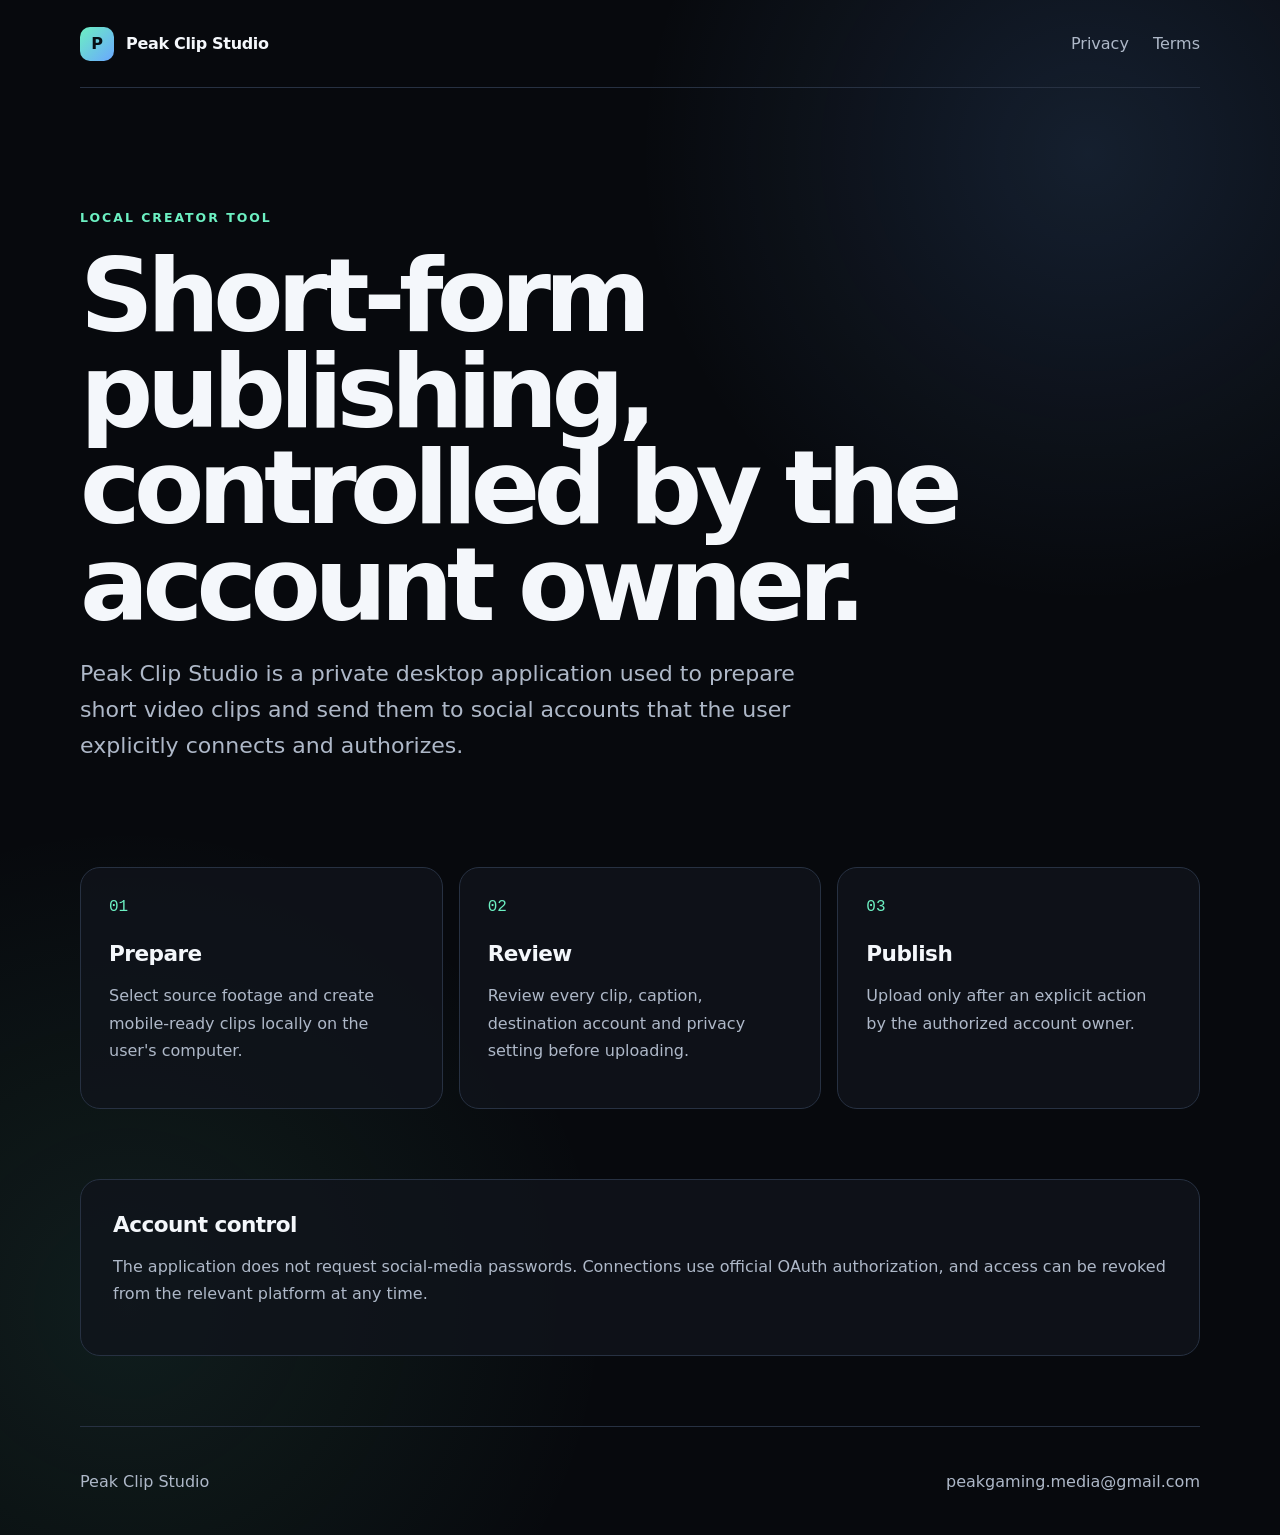
<file: index.html>
<!doctype html>
<html lang="en">
<head>
  <meta charset="utf-8">
  <meta name="viewport" content="width=device-width, initial-scale=1">
  <meta name="description" content="Peak Clip Studio is a local desktop tool for preparing and publishing short-form video to accounts authorized by their owner.">
  <title>Peak Clip Studio</title>
  <link rel="stylesheet" href="styles.css">
  <link rel="icon" href="icon.svg" type="image/svg+xml">
</head>
<body>
  <main class="shell">
    <nav aria-label="Primary navigation">
      <a class="brand" href="index.html"><span class="mark">P</span> Peak Clip Studio</a>
      <div class="links"><a href="privacy.html">Privacy</a><a href="terms.html">Terms</a></div>
    </nav>
    <section class="hero">
      <p class="eyebrow">LOCAL CREATOR TOOL</p>
      <h1>Short-form publishing, controlled by the account owner.</h1>
      <p class="lead">Peak Clip Studio is a private desktop application used to prepare short video clips and send them to social accounts that the user explicitly connects and authorizes.</p>
    </section>
    <section class="grid" aria-label="How the application works">
      <article><span>01</span><h2>Prepare</h2><p>Select source footage and create mobile-ready clips locally on the user's computer.</p></article>
      <article><span>02</span><h2>Review</h2><p>Review every clip, caption, destination account and privacy setting before uploading.</p></article>
      <article><span>03</span><h2>Publish</h2><p>Upload only after an explicit action by the authorized account owner.</p></article>
    </section>
    <section class="notice">
      <h2>Account control</h2>
      <p>The application does not request social-media passwords. Connections use official OAuth authorization, and access can be revoked from the relevant platform at any time.</p>
    </section>
    <footer><span>Peak Clip Studio</span><a href="mailto:peakgaming.media@gmail.com">peakgaming.media@gmail.com</a></footer>
  </main>
</body>
</html>
</file>
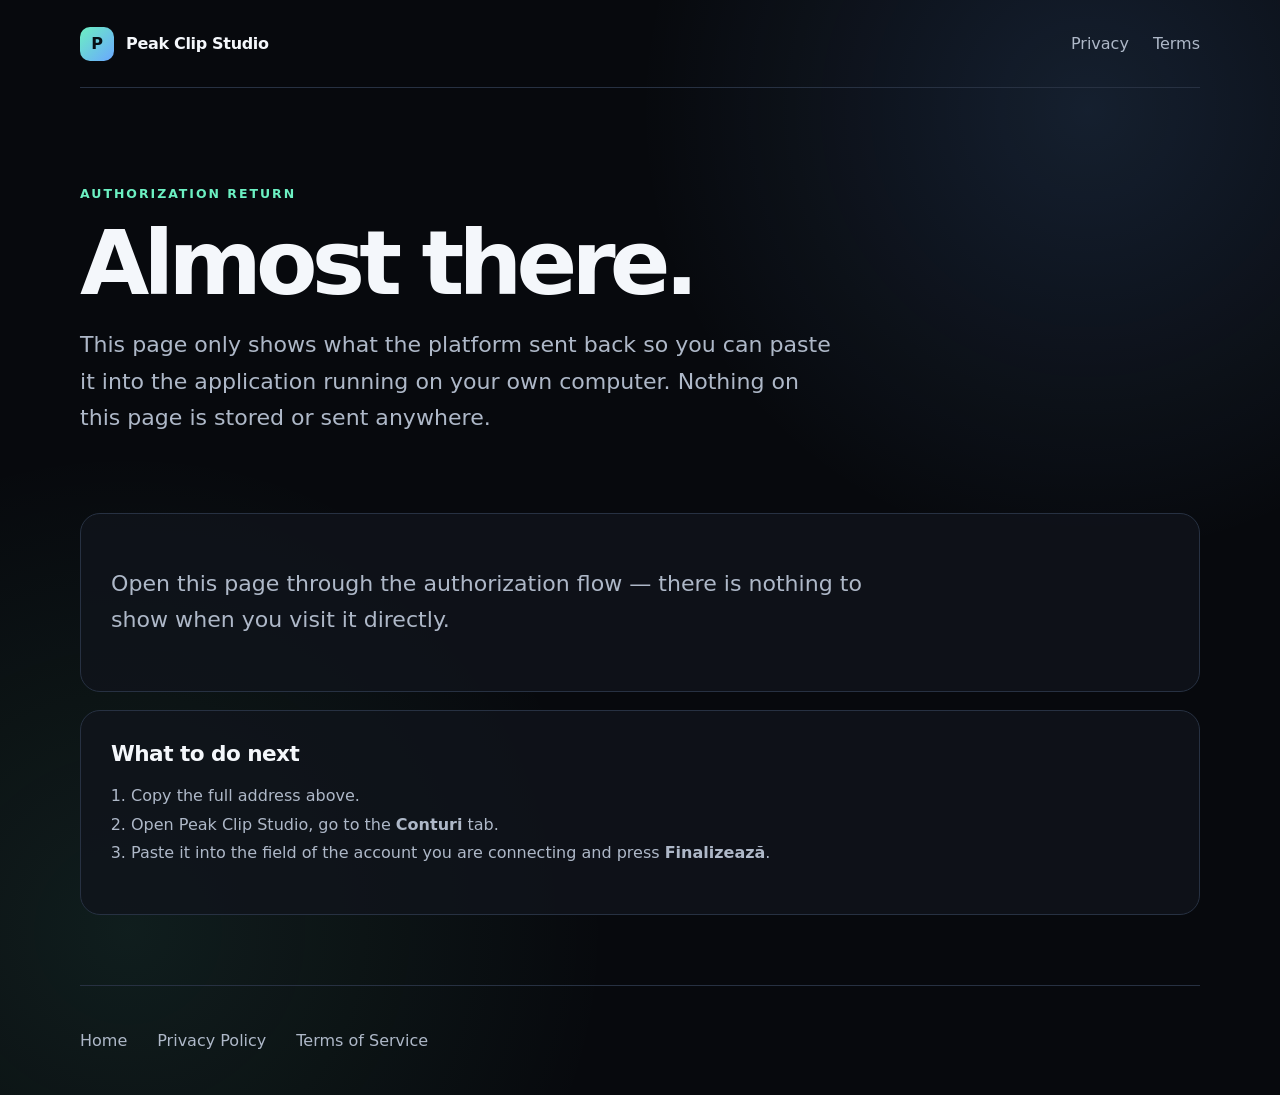
<file: callback.html>
<!doctype html>
<html lang="en">
<head>
  <meta charset="utf-8">
  <meta name="viewport" content="width=device-width, initial-scale=1">
  <meta name="robots" content="noindex">
  <meta name="description" content="Authorization return page for Peak Clip Studio.">
  <title>Authorization complete — Peak Clip Studio</title>
  <link rel="stylesheet" href="styles.css">
  <link rel="icon" href="icon.svg" type="image/svg+xml">
  <style>
    .card { border:1px solid var(--line); background:rgba(16,20,27,.78); border-radius:20px; padding:30px; margin:18px 0; }
    .field { margin:18px 0 0; }
    .field label { display:block; color:var(--muted); font-size:.82rem; letter-spacing:.08em; text-transform:uppercase; margin-bottom:8px; }
    .value { display:flex; gap:10px; align-items:stretch; }
    .value code { flex:1; min-width:0; padding:14px 16px; border:1px solid var(--line); border-radius:12px;
      background:#0a0d13; font-family:ui-monospace,SFMono-Regular,Menlo,monospace; font-size:.92rem;
      overflow-wrap:anywhere; line-height:1.5; }
    button { border:0; border-radius:12px; padding:0 18px; font-weight:700; cursor:pointer; white-space:nowrap;
      background:linear-gradient(135deg,var(--accent),var(--accent2)); color:#071016; }
    button:active { transform:translateY(1px); }
    .bad { color:#ff9a9a; }
    ol { color:var(--muted); line-height:1.8; padding-left:20px; }
  </style>
</head>
<body>
  <main class="shell legal">
    <nav aria-label="Primary navigation">
      <a class="brand" href="index.html"><span class="mark">P</span> Peak Clip Studio</a>
      <div class="links"><a href="privacy.html">Privacy</a><a href="terms.html">Terms</a></div>
    </nav>

    <header>
      <p class="eyebrow">AUTHORIZATION RETURN</p>
      <h1>Almost there.</h1>
      <p class="lead">This page only shows what the platform sent back so you can paste it into the application running on your own computer. Nothing on this page is stored or sent anywhere.</p>
    </header>

    <div class="card" id="result">
      <p class="lead" id="empty">Open this page through the authorization flow — there is nothing to show when you visit it directly.</p>
    </div>

    <div class="card">
      <h2 style="margin-top:0">What to do next</h2>
      <ol>
        <li>Copy the full address above.</li>
        <li>Open Peak Clip Studio, go to the <strong>Conturi</strong> tab.</li>
        <li>Paste it into the field of the account you are connecting and press <strong>Finalizează</strong>.</li>
      </ol>
    </div>

    <footer>
      <a href="index.html">Home</a><a href="privacy.html">Privacy Policy</a><a href="terms.html">Terms of Service</a>
    </footer>
  </main>

  <script>
    (function () {
      var params = new URLSearchParams(window.location.search);
      var code = params.get('code');
      var state = params.get('state');
      var error = params.get('error');
      var described = params.get('error_description');
      var box = document.getElementById('result');
      if (!code && !error) return;

      function field(label, value, mono) {
        var wrap = document.createElement('div');
        wrap.className = 'field';
        var title = document.createElement('label');
        title.textContent = label;
        var row = document.createElement('div');
        row.className = 'value';
        var slot = document.createElement('code');
        slot.textContent = value;
        var copy = document.createElement('button');
        copy.type = 'button';
        copy.textContent = 'Copy';
        copy.addEventListener('click', function () {
          navigator.clipboard.writeText(value).then(function () {
            copy.textContent = 'Copied';
            setTimeout(function () { copy.textContent = 'Copy'; }, 1600);
          }, function () {
            copy.textContent = 'Select it manually';
          });
        });
        row.appendChild(slot);
        row.appendChild(copy);
        wrap.appendChild(title);
        wrap.appendChild(row);
        return wrap;
      }

      box.innerHTML = '';
      if (error) {
        var title = document.createElement('h2');
        title.className = 'bad';
        title.style.marginTop = '0';
        title.textContent = 'The platform refused the authorization';
        var detail = document.createElement('p');
        detail.className = 'lead';
        detail.textContent = described || error;
        box.appendChild(title);
        box.appendChild(detail);
        return;
      }

      var heading = document.createElement('h2');
      heading.style.marginTop = '0';
      heading.textContent = 'Authorization received';
      box.appendChild(heading);
      box.appendChild(field('Full address — paste this one', window.location.href));
      box.appendChild(field('Code', code));
      if (state) box.appendChild(field('State', state));
    })();
  </script>
</body>
</html>
</file>
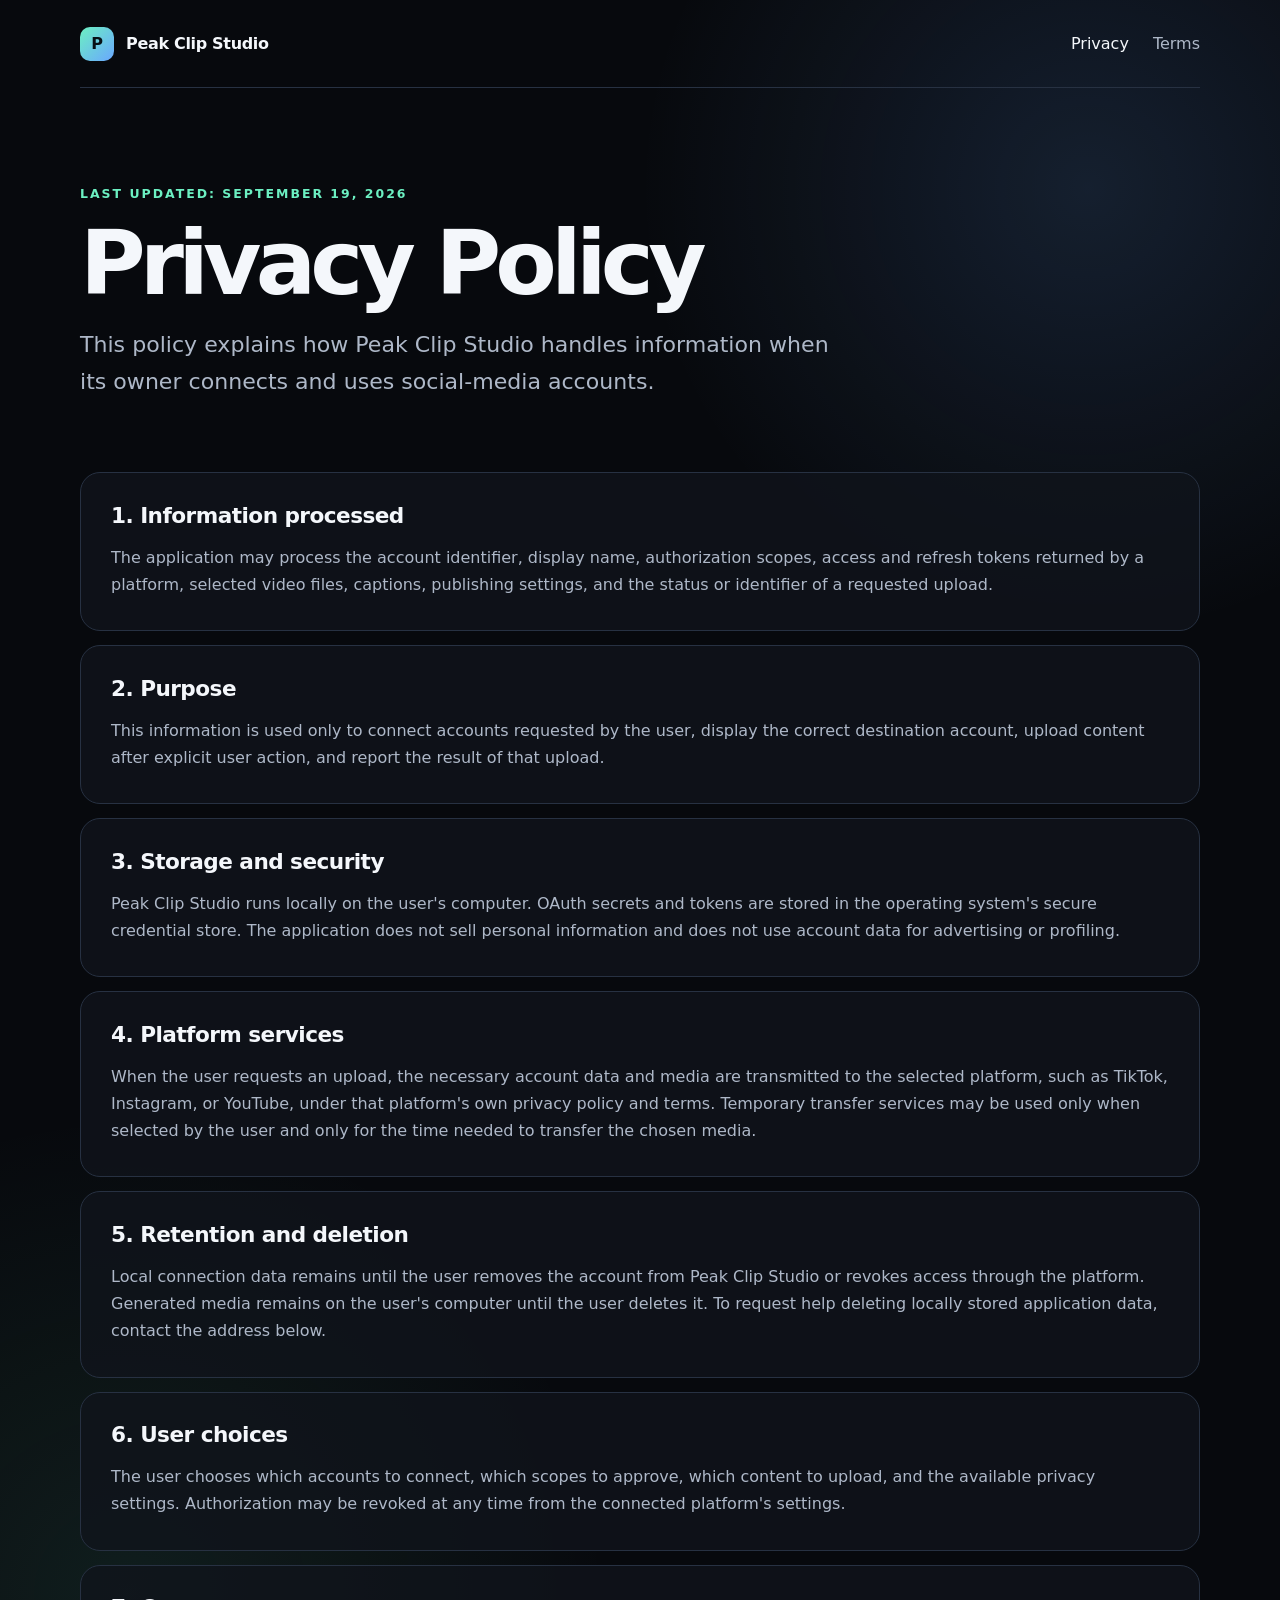
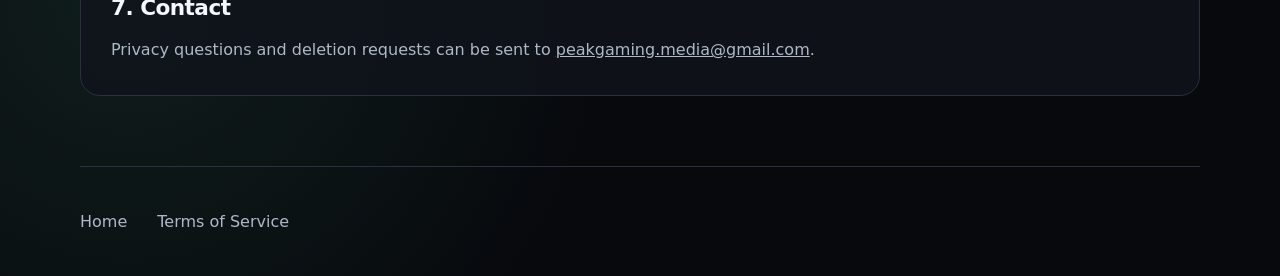
<file: privacy.html>
<!doctype html>
<html lang="en">
<head>
  <meta charset="utf-8">
  <meta name="viewport" content="width=device-width, initial-scale=1">
  <meta name="description" content="Privacy Policy for Peak Clip Studio.">
  <title>Privacy Policy — Peak Clip Studio</title>
  <link rel="stylesheet" href="styles.css">
  <link rel="icon" href="icon.svg" type="image/svg+xml">
</head>
<body>
  <main class="shell legal">
    <nav aria-label="Primary navigation">
      <a class="brand" href="index.html"><span class="mark">P</span> Peak Clip Studio</a>
      <div class="links"><a aria-current="page" href="privacy.html">Privacy</a><a href="terms.html">Terms</a></div>
    </nav>
    <header><p class="eyebrow">LAST UPDATED: SEPTEMBER 19, 2026</p><h1>Privacy Policy</h1><p class="lead">This policy explains how Peak Clip Studio handles information when its owner connects and uses social-media accounts.</p></header>
    <section>
      <h2>1. Information processed</h2>
      <p>The application may process the account identifier, display name, authorization scopes, access and refresh tokens returned by a platform, selected video files, captions, publishing settings, and the status or identifier of a requested upload.</p>
    </section>
    <section>
      <h2>2. Purpose</h2>
      <p>This information is used only to connect accounts requested by the user, display the correct destination account, upload content after explicit user action, and report the result of that upload.</p>
    </section>
    <section>
      <h2>3. Storage and security</h2>
      <p>Peak Clip Studio runs locally on the user's computer. OAuth secrets and tokens are stored in the operating system's secure credential store. The application does not sell personal information and does not use account data for advertising or profiling.</p>
    </section>
    <section>
      <h2>4. Platform services</h2>
      <p>When the user requests an upload, the necessary account data and media are transmitted to the selected platform, such as TikTok, Instagram, or YouTube, under that platform's own privacy policy and terms. Temporary transfer services may be used only when selected by the user and only for the time needed to transfer the chosen media.</p>
    </section>
    <section>
      <h2>5. Retention and deletion</h2>
      <p>Local connection data remains until the user removes the account from Peak Clip Studio or revokes access through the platform. Generated media remains on the user's computer until the user deletes it. To request help deleting locally stored application data, contact the address below.</p>
    </section>
    <section>
      <h2>6. User choices</h2>
      <p>The user chooses which accounts to connect, which scopes to approve, which content to upload, and the available privacy settings. Authorization may be revoked at any time from the connected platform's settings.</p>
    </section>
    <section>
      <h2>7. Contact</h2>
      <p>Privacy questions and deletion requests can be sent to <a href="mailto:peakgaming.media@gmail.com">peakgaming.media@gmail.com</a>.</p>
    </section>
    <footer><a href="index.html">Home</a><a href="terms.html">Terms of Service</a></footer>
  </main>
</body>
</html>
</file>
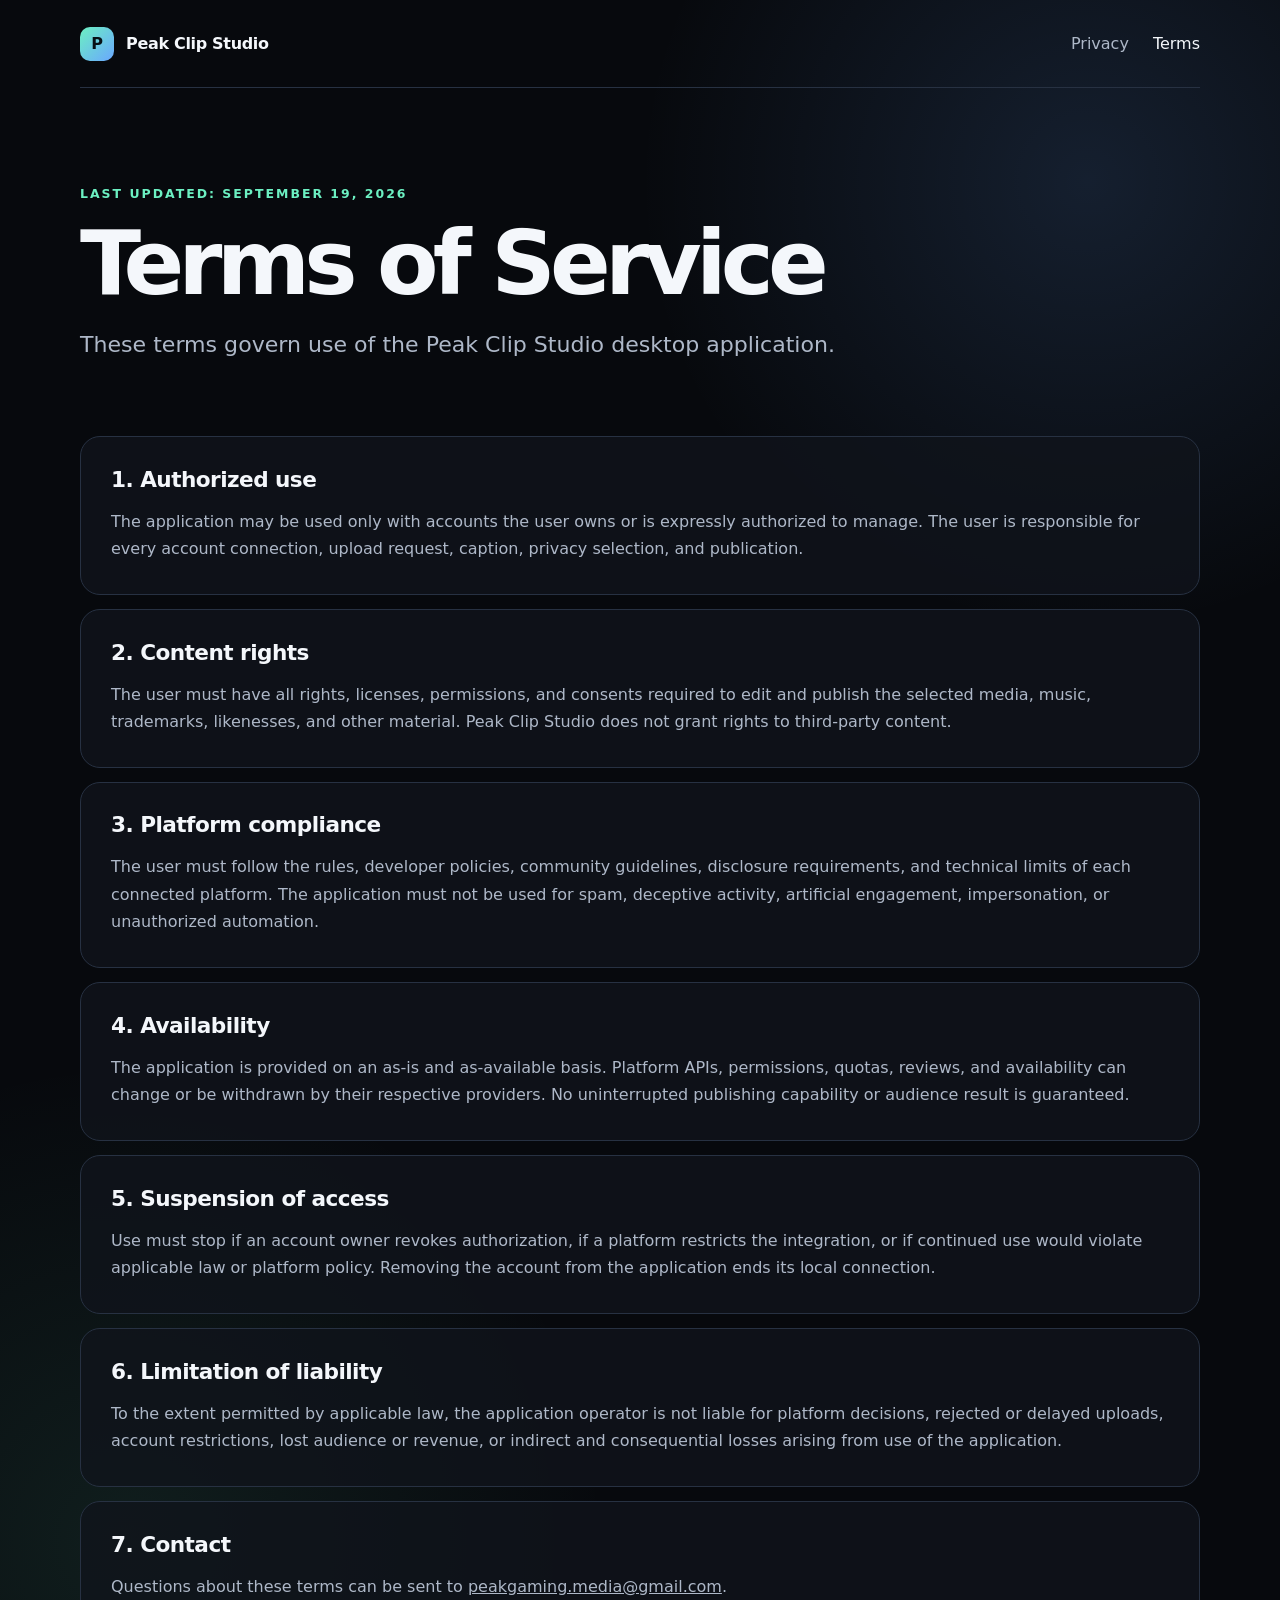
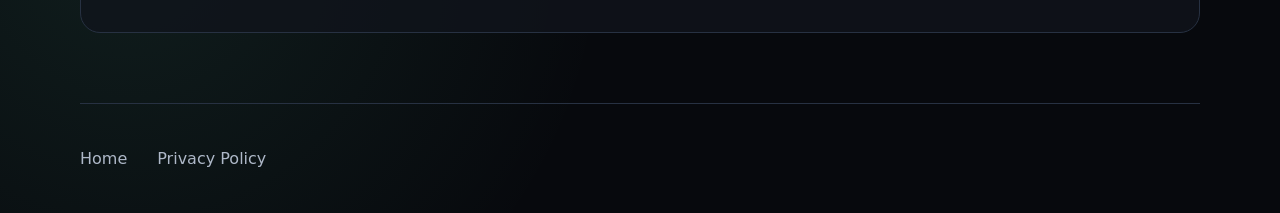
<file: terms.html>
<!doctype html>
<html lang="en">
<head>
  <meta charset="utf-8">
  <meta name="viewport" content="width=device-width, initial-scale=1">
  <meta name="description" content="Terms of Service for Peak Clip Studio.">
  <title>Terms of Service — Peak Clip Studio</title>
  <link rel="stylesheet" href="styles.css">
  <link rel="icon" href="icon.svg" type="image/svg+xml">
</head>
<body>
  <main class="shell legal">
    <nav aria-label="Primary navigation">
      <a class="brand" href="index.html"><span class="mark">P</span> Peak Clip Studio</a>
      <div class="links"><a href="privacy.html">Privacy</a><a aria-current="page" href="terms.html">Terms</a></div>
    </nav>
    <header><p class="eyebrow">LAST UPDATED: SEPTEMBER 19, 2026</p><h1>Terms of Service</h1><p class="lead">These terms govern use of the Peak Clip Studio desktop application.</p></header>
    <section>
      <h2>1. Authorized use</h2>
      <p>The application may be used only with accounts the user owns or is expressly authorized to manage. The user is responsible for every account connection, upload request, caption, privacy selection, and publication.</p>
    </section>
    <section>
      <h2>2. Content rights</h2>
      <p>The user must have all rights, licenses, permissions, and consents required to edit and publish the selected media, music, trademarks, likenesses, and other material. Peak Clip Studio does not grant rights to third-party content.</p>
    </section>
    <section>
      <h2>3. Platform compliance</h2>
      <p>The user must follow the rules, developer policies, community guidelines, disclosure requirements, and technical limits of each connected platform. The application must not be used for spam, deceptive activity, artificial engagement, impersonation, or unauthorized automation.</p>
    </section>
    <section>
      <h2>4. Availability</h2>
      <p>The application is provided on an as-is and as-available basis. Platform APIs, permissions, quotas, reviews, and availability can change or be withdrawn by their respective providers. No uninterrupted publishing capability or audience result is guaranteed.</p>
    </section>
    <section>
      <h2>5. Suspension of access</h2>
      <p>Use must stop if an account owner revokes authorization, if a platform restricts the integration, or if continued use would violate applicable law or platform policy. Removing the account from the application ends its local connection.</p>
    </section>
    <section>
      <h2>6. Limitation of liability</h2>
      <p>To the extent permitted by applicable law, the application operator is not liable for platform decisions, rejected or delayed uploads, account restrictions, lost audience or revenue, or indirect and consequential losses arising from use of the application.</p>
    </section>
    <section>
      <h2>7. Contact</h2>
      <p>Questions about these terms can be sent to <a href="mailto:peakgaming.media@gmail.com">peakgaming.media@gmail.com</a>.</p>
    </section>
    <footer><a href="index.html">Home</a><a href="privacy.html">Privacy Policy</a></footer>
  </main>
</body>
</html>
</file>
<file: styles.css>
:root { color-scheme: dark; --bg:#07090d; --panel:#10141b; --line:#273142; --text:#f4f7fb; --muted:#aeb8c8; --accent:#6cf0c2; --accent2:#6aa7ff; }
* { box-sizing:border-box; }
html { font-family:Inter,ui-sans-serif,system-ui,-apple-system,BlinkMacSystemFont,"Segoe UI",sans-serif; background:var(--bg); color:var(--text); }
body { margin:0; min-height:100vh; background:radial-gradient(circle at 85% 10%,rgba(106,167,255,.14),transparent 28rem),radial-gradient(circle at 10% 85%,rgba(108,240,194,.09),transparent 30rem),var(--bg); }
a { color:inherit; }
.shell { width:min(1120px,calc(100% - 40px)); margin:auto; }
nav { height:88px; display:flex; align-items:center; justify-content:space-between; border-bottom:1px solid var(--line); }
.brand { display:flex; align-items:center; gap:12px; font-weight:750; text-decoration:none; letter-spacing:-.02em; }
.mark { display:grid; place-items:center; width:34px; height:34px; border-radius:10px; background:linear-gradient(135deg,var(--accent),var(--accent2)); color:#071016; font-weight:900; }
.links { display:flex; gap:24px; }
.links a, footer a { color:var(--muted); text-decoration:none; }
.links a:hover,.links a[aria-current="page"],footer a:hover { color:var(--text); }
.hero { padding:110px 0 80px; max-width:900px; }
.eyebrow { color:var(--accent); font-size:.78rem; font-weight:800; letter-spacing:.16em; }
h1 { max-width:920px; margin:.22em 0; font-size:clamp(3rem,8vw,6.8rem); line-height:.94; letter-spacing:-.065em; }
.lead { color:var(--muted); max-width:760px; font-size:clamp(1.08rem,2.3vw,1.38rem); line-height:1.65; }
.grid { display:grid; grid-template-columns:repeat(3,1fr); gap:16px; }
article,.notice,.legal section { border:1px solid var(--line); background:rgba(16,20,27,.78); border-radius:20px; }
article { padding:28px; min-height:230px; }
article span { color:var(--accent); font-family:ui-monospace,SFMono-Regular,Menlo,monospace; }
h2 { margin:1.6rem 0 .55rem; font-size:1.35rem; letter-spacing:-.025em; }
article p,.notice p,.legal section p { color:var(--muted); line-height:1.7; }
.notice { margin:70px 0 0; padding:32px; }
.notice h2 { margin-top:0; }
footer { min-height:110px; display:flex; align-items:center; justify-content:space-between; gap:20px; color:var(--muted); border-top:1px solid var(--line); margin-top:70px; }
.legal header { padding:86px 0 36px; max-width:850px; }
.legal h1 { font-size:clamp(3rem,7vw,5.8rem); }
.legal section { padding:4px 30px 16px; margin:14px 0; }
.legal footer { justify-content:flex-start; gap:30px; }
@media (max-width:760px) { .shell{width:min(100% - 28px,1120px)} nav{height:74px}.links{gap:14px}.hero{padding:72px 0 46px}.grid{grid-template-columns:1fr}article{min-height:auto}.notice{margin-top:40px}footer{align-items:flex-start;flex-direction:column;justify-content:center}.legal header{padding-top:60px} }
</file>
